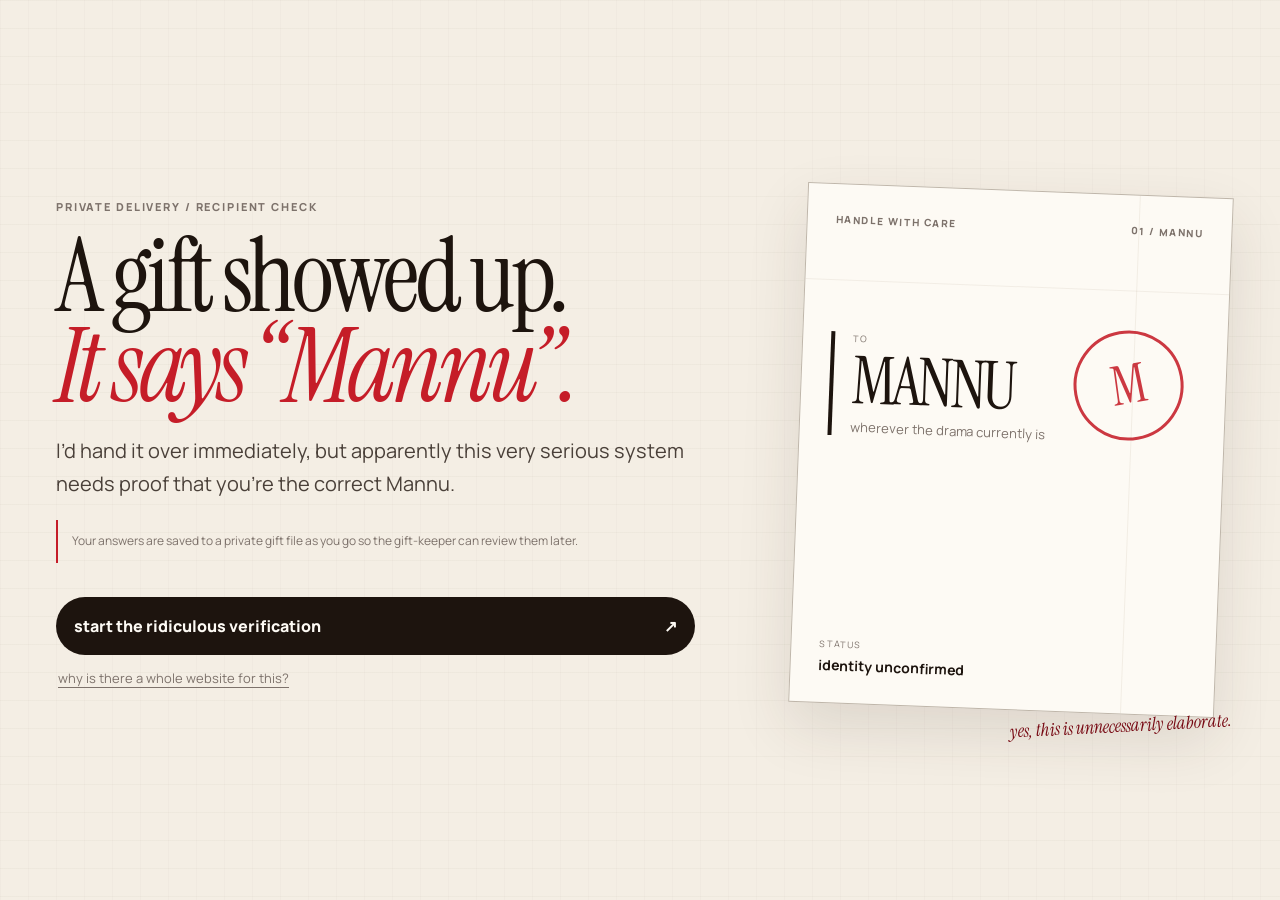
<file: index.html>
<!doctype html>
<html lang="en">
<head>
  <meta charset="UTF-8" />
  <meta name="viewport" content="width=device-width, initial-scale=1, viewport-fit=cover" />
  <meta name="theme-color" content="#f3eee6" />
  <meta name="description" content="A very unnecessary but extremely serious Mannu identity check." />
  <title>For Mannu, apparently.</title>
  <link rel="preconnect" href="https://fonts.googleapis.com">
  <link rel="preconnect" href="https://fonts.gstatic.com" crossorigin>
  <link href="https://fonts.googleapis.com/css2?family=Instrument+Serif:ital@0;1&family=Manrope:wght@400;500;600;700;800&display=swap" rel="stylesheet">
  <link rel="stylesheet" href="./styles.css" />
</head>
<body>
  <main class="app-shell">
    <section id="intro" class="screen active intro-screen" aria-labelledby="introTitle">
      <div class="intro-grid">
        <div class="intro-copy">
          <div class="kicker">PRIVATE DELIVERY / RECIPIENT CHECK</div>
          <h1 id="introTitle">A gift showed up.<br><em>It says “Mannu”.</em></h1>
          <p class="lede">I’d hand it over immediately, but apparently this very serious system needs proof that you’re the correct Mannu.</p><p class="save-disclosure">Your answers are saved to a private gift file as you go so the gift-keeper can review them later.</p>

          <div class="intro-actions">
            <button class="primary" id="startBtn">
              <span>start the ridiculous verification</span><span aria-hidden="true">↗</span>
            </button>
            <button class="text-btn" id="whyBtn">why is there a whole website for this?</button>
            <p class="why-copy" id="whyText" hidden>Because asking “what’s your favorite color again?” was no longer survivable.</p>
          </div>
        </div>

        <aside class="parcel-wrap" aria-label="Gift dossier">
          <div class="parcel">
            <div class="parcel-topline">
              <span>HANDLE WITH CARE</span>
              <span>01 / MANNU</span>
            </div>
            <div class="address-block">
              <small>TO</small>
              <strong>MANNU</strong>
              <span>wherever the drama currently is</span>
            </div>
            <div class="stamp-mark">M</div>
            <div class="parcel-note">
              <span>STATUS</span>
              <strong>identity unconfirmed</strong>
            </div>
          </div>
          <div class="side-note">yes, this is unnecessarily elaborate.</div>
        </aside>
      </div>
    </section>

    <section id="game" class="screen game-screen">
      <header class="game-topbar">
        <button class="icon-btn" id="backBtn" aria-label="Previous question">←</button>
        <div class="progress-block">
          <div class="progress-labels">
            <span id="chapterLabel">IDENTITY CHECK</span>
            <span id="progressLabel">01 / 28</span>
          </div>
          <div class="progress-track"><div class="progress-bar" id="progressBar"></div></div>
        </div>
        <button class="icon-btn" id="saveExitBtn" aria-label="Save and exit">×</button>
      </header>

      <div class="game-layout">
        <aside class="case-strip" aria-hidden="true">
          <div class="case-no" id="questionNumber">CASE 01</div>
          <div class="case-line"></div>
          <div class="case-caption">Mannu verification file</div>
        </aside>

        <div class="question-stage" id="questionStage">
          <div class="question-wrap">
            <p class="question-eyebrow">CONFIDENTIAL QUESTION</p>
            <h2 id="questionTitle"></h2>
            <p class="question-sub" id="questionSub"></p>

            <div id="answerArea" class="answer-area"></div>

            <div class="actions actions-required">
              <span class="required-note">every case needs an answer</span>
              <button class="primary compact" id="nextBtn">
                <span>lock answer</span><span aria-hidden="true">→</span>
              </button>
            </div>
          </div>
        </div>
      </div>

      <div class="microcopy" id="microcopy">No pressure. This is only legally binding in the gift department.</div>
    </section>

    <section id="result" class="screen result-screen">
      <div class="result-head">
        <div class="verified-stamp">VERIFIED</div>
        <div>
          <div class="kicker">IDENTITY MATCH / MANNU CONFIRMED</div>
          <h1>Fine.<br><em>You’re Mannu.</em></h1>
          <p class="lede">Your classified dossier is complete. Send the receipt to the suspicious person holding your alleged gift.</p>
        </div>
      </div>

      <article class="dossier" id="passport">
        <div class="dossier-header">
          <div>
            <span class="tiny-label">PERSONAL DOSSIER</span>
            <h3>MANNU</h3>
          </div>
          <div class="dossier-code" id="passportCode"></div>
        </div>
        <div class="passport-grid" id="passportGrid"></div>
        <div class="dossier-footer">
          <span>AUTHENTICATED BY VIBES</span>
          <span>FOR GIFT-KEEPER EYES ONLY</span>
        </div>
      </article>

      <div class="result-actions">
        <button class="primary" id="shareBtn"><span>send verification receipt</span><span>↗</span></button>
        <div class="two">
          <button class="ghost" id="copyBtn">copy receipt</button>
          <button class="ghost" id="downloadBtn">download</button>
        </div>
        <button class="text-btn centered" id="editBtn">change an answer</button>
      </div>

      <p class="privacy-note">Your answers are securely saved as you go. The final receipt includes a private review link for the gift-keeper.</p>
    </section>
  </main>

  <div class="toast" id="toast" role="status" aria-live="polite"></div>
  <script src="./app.js"></script>
</body>
</html>
</file>
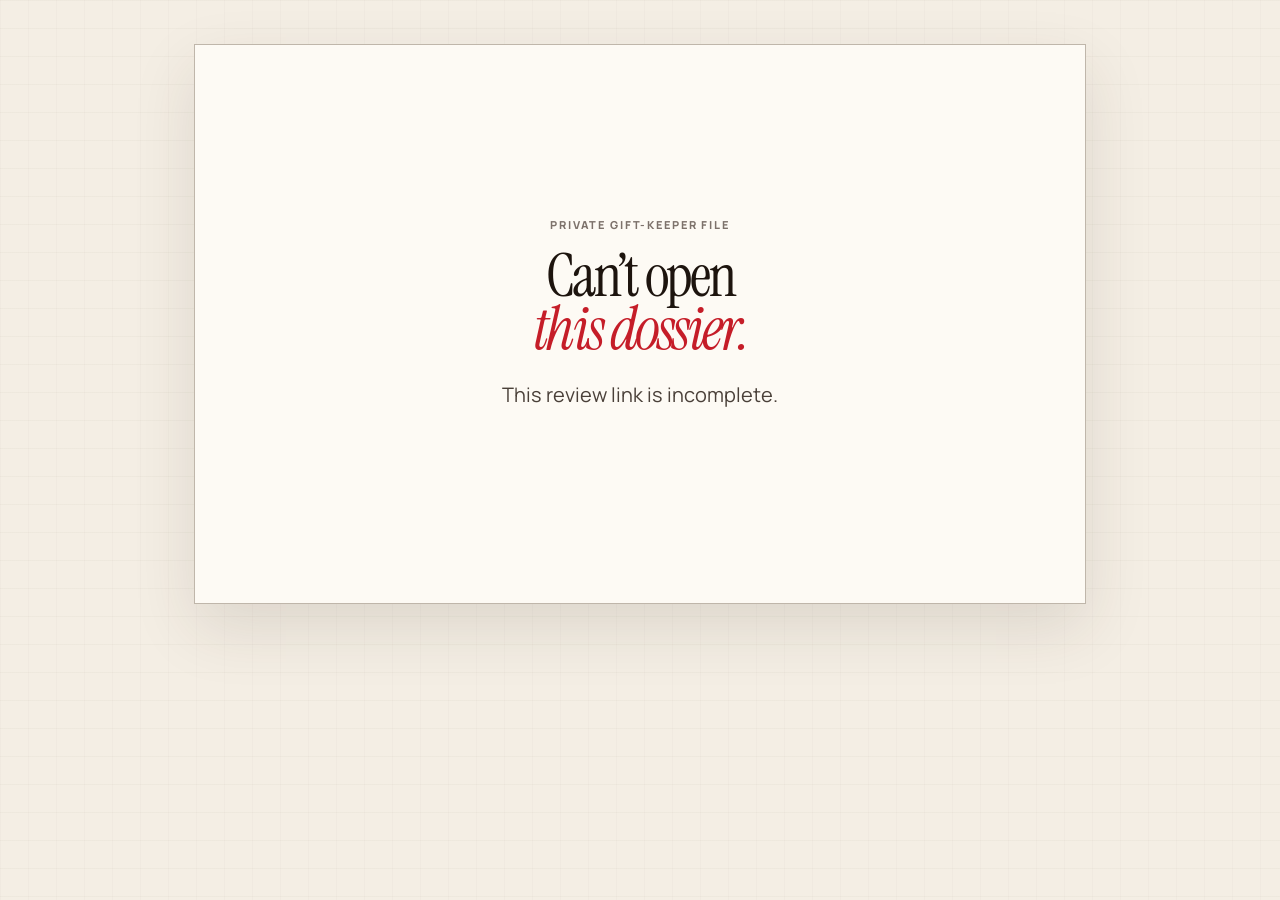
<file: review.html>
<!doctype html>
<html lang="en">
<head>
  <meta charset="UTF-8" />
  <meta name="viewport" content="width=device-width, initial-scale=1, viewport-fit=cover" />
  <meta name="theme-color" content="#f3eee6" />
  <title>Mannu — Private Review</title>
  <link rel="preconnect" href="https://fonts.googleapis.com">
  <link rel="preconnect" href="https://fonts.gstatic.com" crossorigin>
  <link href="https://fonts.googleapis.com/css2?family=Instrument+Serif:ital@0;1&family=Manrope:wght@400;500;600;700;800&display=swap" rel="stylesheet">
  <link rel="stylesheet" href="./styles.css" />
</head>
<body>
  <main class="review-shell">
    <section class="review-card" id="reviewCard">
      <div class="review-empty" id="loading">
        <div class="kicker">PRIVATE GIFT-KEEPER FILE</div>
        <h1>Opening<br><em>Mannu’s dossier…</em></h1>
        <p class="lede">Checking the private review token.</p>
      </div>
      <div id="reviewContent" hidden>
        <header class="review-head">
          <div>
            <div class="kicker">PRIVATE GIFT-KEEPER FILE</div>
            <h1>Mannu,<br><em>remembered.</em></h1>
          </div>
          <div class="review-meta">
            <div id="reviewStatus"></div>
            <div id="reviewUpdated"></div>
          </div>
        </header>
        <div class="review-body">
          <div class="review-index" id="reviewIndex"></div>
          <div class="review-question" id="reviewQuestion"></div>
          <div class="review-answer" id="reviewAnswer"></div>
        </div>
        <nav class="review-nav">
          <button class="ghost" id="prevBtn">← previous</button>
          <button class="primary" id="nextReviewBtn"><span>next</span><span>→</span></button>
        </nav>
      </div>
    </section>
  </main>
  <script src="./review.js"></script>
</body>
</html>
</file>
<file: styles.css>
:root{
  --paper:oklch(0.95 0.015 80);
  --paper-2:oklch(0.985 0.008 80);
  --paper-3:oklch(0.90 0.018 80);
  --ink:oklch(0.20 0.018 55);
  --ink-2:oklch(0.38 0.018 55);
  --ink-3:oklch(0.56 0.018 55);
  --line:oklch(0.78 0.02 75);
  --red:oklch(0.53 0.20 25);
  --red-dark:oklch(0.36 0.14 25);
  --ease-out:cubic-bezier(.23,1,.32,1);
  --ease-move:cubic-bezier(.77,0,.175,1);
  --shadow:0 24px 60px rgba(54,42,29,.12);
}
*{box-sizing:border-box}
html{background:var(--paper);color:var(--ink)}
body{margin:0;min-height:100svh;background:
  linear-gradient(rgba(90,72,50,.035) 1px,transparent 1px),
  linear-gradient(90deg,rgba(90,72,50,.025) 1px,transparent 1px),
  var(--paper);background-size:28px 28px;font-family:"Manrope",sans-serif;color:var(--ink)}
button,input,textarea{font:inherit}
button{touch-action:manipulation;-webkit-tap-highlight-color:transparent}
button:focus-visible,input:focus-visible,textarea:focus-visible{outline:3px solid color-mix(in oklch,var(--red) 55%,white);outline-offset:3px}
.app-shell{width:min(100%,1240px);margin:0 auto;min-height:100svh;padding:clamp(18px,3vw,36px)}
.screen{display:none;min-height:calc(100svh - 72px)}
.screen.active{display:flex;flex-direction:column}
.intro-grid{display:grid;grid-template-columns:minmax(0,1.2fr) minmax(320px,.8fr);gap:clamp(42px,8vw,110px);align-items:center;min-height:calc(100svh - 72px)}
.kicker,.question-eyebrow,.tiny-label{font-size:11px;letter-spacing:.17em;font-weight:800;text-transform:uppercase;color:var(--ink-3)}
h1,h2,h3,p{margin-top:0}
h1{font:400 clamp(58px,8vw,108px)/.88 "Instrument Serif",serif;letter-spacing:-.045em;margin:18px 0 22px;max-width:780px}
h1 em,h2 em{font-style:italic;color:var(--red)}
.lede{font-size:clamp(16px,1.65vw,20px);line-height:1.65;color:var(--ink-2);max-width:640px}
.intro-actions{max-width:650px;margin-top:34px}
.primary,.ghost,.icon-btn,.choice,.color-choice,.text-btn{border:0;cursor:pointer;color:var(--ink)}
.primary{width:100%;min-height:58px;padding:16px 18px;border-radius:999px;background:var(--ink);color:var(--paper-2);font-weight:800;display:flex;align-items:center;justify-content:space-between;transition:transform 140ms var(--ease-out),background 180ms ease}
.primary:hover{background:var(--red-dark)}
.primary:active{transform:scale(.97)}
.primary.compact{width:auto;min-width:190px}
.ghost{min-height:48px;padding:13px 18px;border-radius:999px;background:transparent;border:1px solid var(--line);font-weight:700;transition:border-color 160ms ease,background 160ms ease,transform 140ms var(--ease-out)}
.ghost:hover{border-color:var(--ink-3);background:rgba(255,255,255,.35)}
.ghost:active{transform:scale(.97)}
.text-btn{background:none;padding:14px 2px;color:var(--ink-3);font-size:13px;text-decoration:underline;text-underline-offset:4px}
.text-btn:hover{color:var(--red-dark)}
.why-copy{font:italic 18px/1.4 "Instrument Serif",serif;color:var(--ink-2);margin:0}
.parcel-wrap{position:relative}
.parcel{position:relative;min-height:520px;background:var(--paper-2);border:1px solid var(--line);box-shadow:var(--shadow);padding:28px;transform:rotate(2.2deg);overflow:hidden}
.parcel:before,.parcel:after{content:"";position:absolute;background:rgba(117,87,49,.08);pointer-events:none}
.parcel:before{height:1px;left:0;right:0;top:95px}.parcel:after{width:1px;top:0;bottom:0;right:92px}
.parcel-topline{display:flex;justify-content:space-between;font-size:10px;letter-spacing:.16em;font-weight:800;color:var(--ink-3)}
.address-block{margin-top:105px;border-left:4px solid var(--ink);padding-left:18px;display:grid;gap:5px}
.address-block small{font-size:9px;letter-spacing:.18em;color:var(--ink-3)}
.address-block strong{font:400 66px/.95 "Instrument Serif",serif;letter-spacing:-.05em}
.address-block span{font-size:13px;color:var(--ink-3)}
.stamp-mark{position:absolute;right:42px;top:135px;width:110px;height:110px;border:3px solid var(--red);color:var(--red);border-radius:50%;display:grid;place-items:center;font:400 54px "Instrument Serif",serif;transform:rotate(-12deg);opacity:.88}
.parcel-note{position:absolute;left:28px;bottom:28px;display:grid;gap:5px}
.parcel-note span{font-size:9px;letter-spacing:.18em;color:var(--ink-3)}
.parcel-note strong{font-size:14px}
.side-note{position:absolute;right:-8px;bottom:-28px;font:italic 18px "Instrument Serif",serif;transform:rotate(-3deg);color:var(--red-dark)}
.game-topbar{display:grid;grid-template-columns:48px 1fr 48px;gap:16px;align-items:center}
.icon-btn{width:48px;height:48px;border-radius:50%;background:var(--paper-2);border:1px solid var(--line);font-size:18px;transition:transform 140ms var(--ease-out),border-color 160ms ease}
.icon-btn:hover{border-color:var(--ink-3)}.icon-btn:active{transform:scale(.95)}
.progress-block{max-width:740px;width:100%;justify-self:center}
.progress-labels{display:flex;justify-content:space-between;font-size:10px;letter-spacing:.14em;font-weight:800;color:var(--ink-3)}
.progress-track{height:2px;background:var(--line);margin-top:10px;overflow:hidden}
.progress-bar{height:100%;background:var(--red);width:4%;transition:width 220ms var(--ease-out)}
.game-layout{display:grid;grid-template-columns:170px minmax(0,1fr);gap:50px;align-items:stretch;flex:1}
.case-strip{padding-top:clamp(88px,11vh,140px);display:flex;flex-direction:column;align-items:flex-start}
.case-no{font-size:11px;letter-spacing:.18em;font-weight:800;color:var(--red)}
.case-line{width:1px;height:120px;background:var(--line);margin:16px 0}
.case-caption{writing-mode:vertical-rl;transform:rotate(180deg);font-size:10px;letter-spacing:.15em;text-transform:uppercase;color:var(--ink-3)}
.question-stage{display:flex;align-items:center}
.question-wrap{max-width:820px;width:100%;padding:clamp(56px,8vh,100px) 0}
.question-stage.swap-next{animation:nextIn 220ms var(--ease-out)}
.question-stage.swap-back{animation:backIn 220ms var(--ease-out)}
.question-eyebrow{color:var(--red);margin-bottom:14px}
h2{font:400 clamp(48px,6.8vw,86px)/.92 "Instrument Serif",serif;letter-spacing:-.045em;margin-bottom:16px;max-width:820px}
.question-sub{font-size:15px;line-height:1.6;color:var(--ink-3);max-width:620px}
.answer-area{margin:38px 0 34px;min-height:148px}
.text-input{width:100%;border:0;border-bottom:2px solid var(--ink);background:transparent;padding:12px 0 14px;color:var(--ink);font:400 clamp(30px,4vw,52px)/1.15 "Instrument Serif",serif;outline:0}
.text-input::placeholder{color:color-mix(in oklch,var(--ink-3) 60%,transparent)}
.text-input:focus{border-bottom-color:var(--red)}
textarea.text-input{min-height:145px;resize:vertical}
.choice-grid{display:grid;grid-template-columns:repeat(2,minmax(0,1fr));gap:12px}
.choice{min-height:64px;padding:16px 18px;border:1px solid var(--line);background:var(--paper-2);border-radius:18px;text-align:left;font-weight:700;transition:transform 140ms var(--ease-out),border-color 160ms ease,background 160ms ease}
.choice:hover{transform:translateY(-2px);border-color:var(--ink-3)}
.choice:active{transform:scale(.98)}
.choice.selected{background:var(--ink);border-color:var(--ink);color:var(--paper-2)}
.color-grid{display:grid;grid-template-columns:repeat(6,1fr);gap:12px}
.color-choice{aspect-ratio:1;border-radius:20px;border:4px solid var(--paper);outline:1px solid var(--line);position:relative;transition:transform 140ms var(--ease-out),outline-color 160ms ease}
.color-choice:hover{transform:translateY(-2px)}
.color-choice.selected{outline:3px solid var(--ink);transform:scale(.94)}
.color-choice span{position:absolute;left:8px;right:8px;bottom:8px;background:rgba(20,18,15,.62);color:white;border-radius:999px;padding:5px;font-size:9px;text-align:center}
.actions{display:flex;justify-content:space-between;gap:14px;align-items:center}
.microcopy{text-align:center;color:var(--ink-3);font-size:11px;padding:16px 0}
.result-screen{padding-top:40px}
.result-head{display:grid;grid-template-columns:180px 1fr;gap:40px;align-items:start}
.verified-stamp{width:150px;height:150px;border:4px solid var(--red);border-radius:50%;color:var(--red);display:grid;place-items:center;font-weight:800;letter-spacing:.12em;transform:rotate(-9deg);animation:stampIn 260ms var(--ease-out)}
.dossier{margin:32px 0;background:var(--paper-2);border:1px solid var(--line);box-shadow:var(--shadow);padding:28px}
.dossier-header{display:flex;justify-content:space-between;align-items:flex-end;border-bottom:2px solid var(--ink);padding-bottom:18px}
.dossier h3{font:400 58px/.95 "Instrument Serif",serif;letter-spacing:-.04em;margin:6px 0 0}
.dossier-code{font-size:11px;letter-spacing:.14em;font-weight:800;color:var(--red)}
.passport-grid{display:grid;grid-template-columns:repeat(3,minmax(0,1fr));border-left:1px solid var(--line);border-top:1px solid var(--line);margin:22px 0}
.passport-item{padding:15px;border-right:1px solid var(--line);border-bottom:1px solid var(--line);min-height:84px}
.passport-item span{display:block;font-size:9px;letter-spacing:.13em;text-transform:uppercase;color:var(--ink-3);margin-bottom:6px}
.passport-item strong{font-size:13px;line-height:1.45}
.dossier-footer{display:flex;justify-content:space-between;font-size:9px;letter-spacing:.14em;color:var(--ink-3)}
.result-actions{display:grid;gap:10px;max-width:760px;margin:0 auto}
.two{display:grid;grid-template-columns:1fr 1fr;gap:10px}
.centered{justify-self:center}
.privacy-note{text-align:center;color:var(--ink-3);font-size:11px;margin-top:14px}
.toast{position:fixed;left:50%;bottom:24px;transform:translate(-50%,16px);opacity:0;background:var(--ink);color:var(--paper-2);padding:11px 16px;border-radius:999px;font-size:12px;font-weight:800;transition:opacity 160ms ease,transform 180ms var(--ease-out);pointer-events:none;z-index:20}
.toast.show{opacity:1;transform:translate(-50%,0)}
@keyframes nextIn{from{opacity:.15;transform:translateX(18px)}to{opacity:1;transform:none}}
@keyframes backIn{from{opacity:.15;transform:translateX(-18px)}to{opacity:1;transform:none}}
@keyframes stampIn{from{opacity:0;transform:rotate(-9deg) scale(.92)}to{opacity:1;transform:rotate(-9deg) scale(1)}}
@media(max-width:900px){
  .intro-grid{grid-template-columns:1fr;gap:40px;padding:8vh 0 6vh}
  .parcel{min-height:390px}.stamp-mark{top:110px}.address-block{margin-top:75px}
  .game-layout{grid-template-columns:1fr}.case-strip{display:none}
  .question-wrap{margin:0 auto}
  .result-head{grid-template-columns:1fr}.verified-stamp{width:112px;height:112px}
  .passport-grid{grid-template-columns:repeat(2,minmax(0,1fr))}
}
@media(max-width:620px){
  .app-shell{padding:16px}.screen{min-height:calc(100svh - 32px)}
  .intro-grid{min-height:calc(100svh - 32px);padding:5vh 0 4vh}
  h1{font-size:58px}.parcel{min-height:330px;padding:20px}.parcel-topline{font-size:8px}.parcel:after{right:70px}
  .address-block{margin-top:62px}.address-block strong{font-size:52px}.stamp-mark{width:82px;height:82px;font-size:40px;right:24px;top:100px}.parcel-note{left:20px;bottom:20px}
  .game-topbar{grid-template-columns:44px 1fr 44px;gap:10px}.icon-btn{width:44px;height:44px}
  .question-wrap{padding:54px 0 28px}h2{font-size:54px}.answer-area{margin:30px 0}
  .choice-grid{grid-template-columns:1fr}.color-grid{grid-template-columns:repeat(3,1fr)}
  .actions{align-items:stretch}.primary.compact{min-width:154px}
  .result-screen{padding-top:24px}.result-head h1{font-size:56px}.dossier{padding:18px}.passport-grid{grid-template-columns:1fr}.two{grid-template-columns:1fr 1fr}
}
@media(prefers-reduced-motion:reduce){
  *,*::before,*::after{animation-duration:.001ms!important;animation-iteration-count:1!important;transition-duration:.001ms!important;scroll-behavior:auto!important}
}
.save-disclosure{max-width:640px;margin:18px 0 0;padding:12px 14px;border-left:2px solid var(--red);color:var(--ink-3);font-size:12px;line-height:1.55}
.actions-required{justify-content:flex-end}
.required-note{margin-right:auto;align-self:center;font-size:11px;letter-spacing:.08em;text-transform:uppercase;color:var(--ink-3);font-weight:700}
.review-shell{width:min(100%,980px);margin:0 auto;min-height:100svh;padding:clamp(18px,4vw,44px)}
.review-card{margin:auto 0;background:var(--paper-2);border:1px solid var(--line);box-shadow:var(--shadow);padding:clamp(22px,4vw,42px);min-height:560px;display:flex;flex-direction:column}
.review-head{display:flex;justify-content:space-between;gap:20px;align-items:flex-start;border-bottom:1px solid var(--line);padding-bottom:18px}
.review-head h1{font-size:clamp(46px,7vw,78px);margin:12px 0 0}
.review-meta{text-align:right;font-size:10px;letter-spacing:.12em;color:var(--ink-3);text-transform:uppercase}
.review-body{display:flex;flex-direction:column;justify-content:center;flex:1;padding:46px 0}
.review-index{font-size:11px;letter-spacing:.16em;color:var(--red);font-weight:800;text-transform:uppercase;margin-bottom:12px}
.review-question{font:400 clamp(38px,5.4vw,64px)/.96 "Instrument Serif",serif;letter-spacing:-.04em;margin-bottom:18px}
.review-answer{font-size:clamp(18px,2.2vw,26px);line-height:1.45;color:var(--ink-2);white-space:pre-wrap}
.review-nav{display:grid;grid-template-columns:1fr 1fr;gap:10px;border-top:1px solid var(--line);padding-top:18px}
.review-empty{margin:auto;text-align:center;max-width:520px}
.review-empty h1{font-size:60px}
@media(max-width:620px){.required-note{font-size:9px}.review-card{min-height:calc(100svh - 36px)}.review-nav{grid-template-columns:1fr 1fr}.review-head{display:block}.review-meta{text-align:left;margin-top:12px}}
</file>
